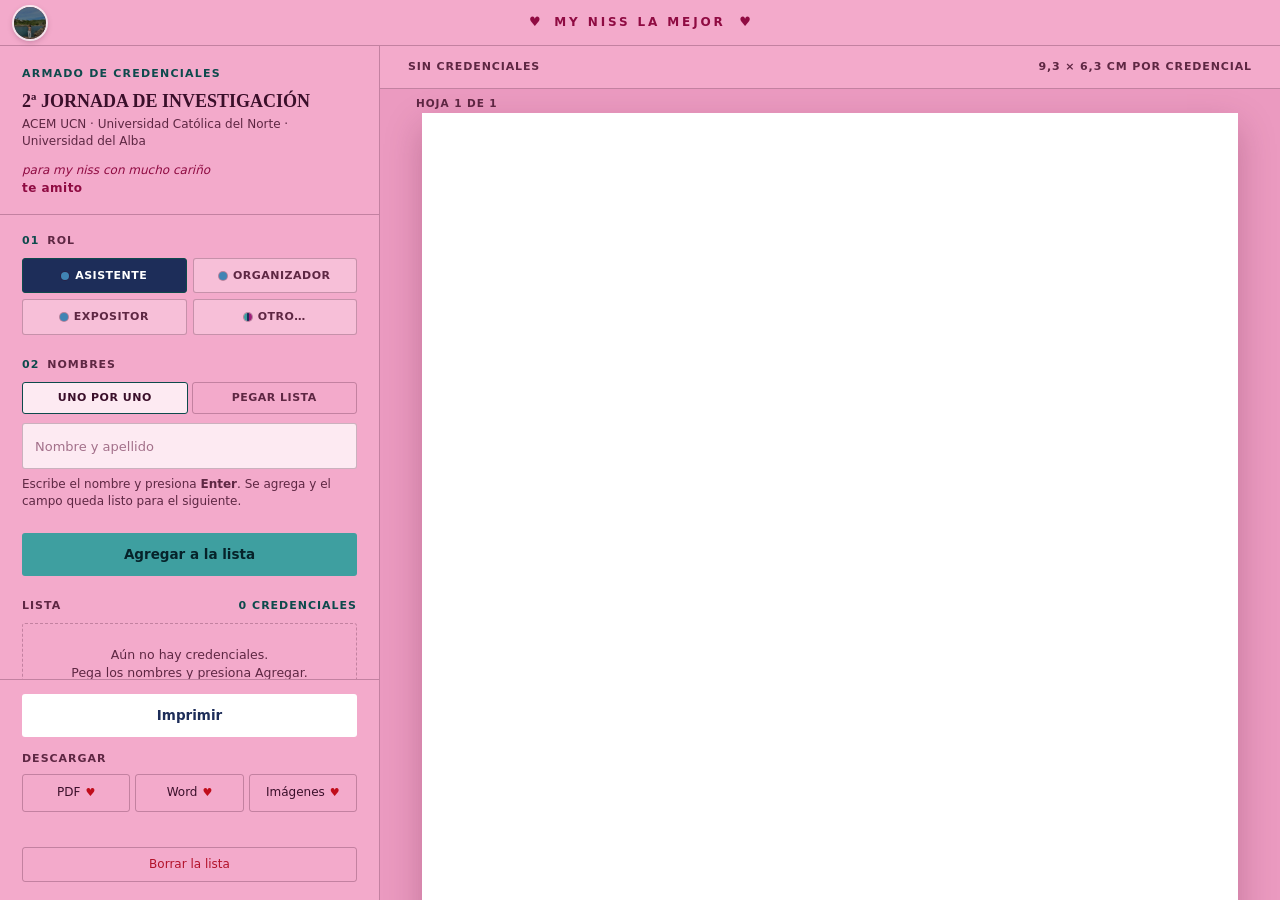
<file: index.html>
<!doctype html>
<!--

  ═══════════════════════════════════════════════════════════════════════════════════════

                    ██████      ██████
                  ██████████  ██████████
                ██████████████████████
                ██████████████████████
                ██████████████████████
                 █████████████████████
                  ████████████████████
                   ██████████████████
                     ██████████████
                       ██████████
                         ██████
                           ██

                   P  A  R  A     M  Y     N  I  S  S

  ═══════════════════════════════════════════════════════════════════════════════════════

             ██████████
             ██ ●    ██
             ██████████
                 ██
      ████████████████████████      ████████  ████████  ██████████  ████████      ██████    ████████
      ██                            ██        ██            ██      ██      ██  ██      ██  ██
      ██                            ████████  ██████        ██      ████████    ██      ██  ██████
      ████████████████████████            ██  ██            ██      ██    ██    ██      ██  ██
                            ██      ████████  ████████      ██      ██      ██    ██████    ██
                            ██
      ████████████████████████
      ██████          ████████

                                      S  E  G  U  R  I  D  A  D

  ═══════════════════════════════════════════════════════════════════════════════════════

        H  E  C  H  O     P  O  R     S  E  T  R  O  F     S  E  G  U  R  I  D  A  D

        Cercos eléctricos perimetrales · Herramienta interna de trazado y cotización.
        Este código es propiedad de SETROF Seguridad.

  ═══════════════════════════════════════════════════════════════════════════════════════

-->
<html lang="es-CL">
<head>
<meta charset="utf-8">
<meta name="viewport" content="width=device-width, initial-scale=1">
<title>Credenciales · 2ª Jornada de Investigación de Medicina Interna</title>
<link rel="stylesheet" href="css/estilos.css">
</head>
<body>

<div class="marco">

<div class="cinta">
  <button class="cinta__foto" id="verFoto" aria-label="Ver la foto en grande">
    <img id="fotoChica" alt="">
  </button>
  <p class="cinta__txt"><span>♥</span> my niss la mejor <span>♥</span></p>
</div>

<div class="app">

  <aside class="rail">
    <div class="rail__head">
      <p class="rail__kicker">Armado de credenciales</p>
      <h1 class="rail__title" id="hTitulo">2ª Jornada de Investigación</h1>
      <p class="rail__sub" id="hInst">ACEM UCN · Universidad Católica del Norte · Universidad del Alba</p>
      <p class="rail__amor">para my niss con mucho cariño<b>te amito</b></p>
    </div>

    <div class="rail__body">

      <section class="step">
        <p class="step__label"><span class="step__n">01</span> Rol</p>
        <div class="roles" id="roles">
          <button class="role" data-rol="ASISTENTE"   aria-pressed="true"><i class="pip" style="background:#4184b4"></i>Asistente</button>
          <button class="role" data-rol="ORGANIZADOR" aria-pressed="false"><i class="pip" style="background:#4184b4"></i>Organizador</button>
          <button class="role" data-rol="EXPOSITOR"   aria-pressed="false"><i class="pip" style="background:#4184b4"></i>Expositor</button>
          <button class="role" data-rol="__otro"      aria-pressed="false"><i class="pip pip--multi"></i>Otro…</button>
        </div>
        <div id="cajaOtro">
          <input id="rolOtro" placeholder="Escribe el rol" maxlength="24">
          <div class="tintaFila">
            <input type="color" id="tinta" value="#1d2d59" aria-label="Color de la barra">
            <span>Color de la barra</span>
            <code id="tintaHex">#1D2D59</code>
          </div>
        </div>
      </section>

      <section class="step">
        <p class="step__label"><span class="step__n">02</span> Nombres</p>

        <div class="modos" id="modos">
          <button class="modo" data-modo="uno"  aria-pressed="true">Uno por uno</button>
          <button class="modo" data-modo="lote" aria-pressed="false">Pegar lista</button>
        </div>

        <div id="panelUno">
          <input id="nombreUno" placeholder="Nombre y apellido" autocomplete="off">
          <p class="step__hint">Escribe el nombre y presiona <b>Enter</b>. Se agrega y el campo queda listo para el siguiente.</p>
        </div>

        <div id="panelLote" hidden>
          <textarea id="nombres" placeholder="Pega los nombres, uno por línea.&#10;&#10;Dra. Sandra Mahecha&#10;Camilo Bresky&#10;Valentina Cortés"></textarea>
          <p class="step__hint">Un nombre por línea. Todos se agregan con el rol elegido arriba.</p>
        </div>
      </section>

      <section class="step">
        <button class="btn" id="agregar">Agregar a la lista</button>
      </section>

      <section class="step">
        <div class="roster__head">
          <span>Lista</span>
          <span class="roster__head-der">
            <span class="roster__count" id="conteo">0 credenciales</span>
            <button class="borrar" id="borrarTodo" hidden>Borrar todo</button>
          </span>
        </div>
        <ul class="roster" id="roster"></ul>
        <div class="empty" id="vacio">Aún no hay credenciales.<br>Pega los nombres y presiona Agregar.</div>
      </section>

      <details class="set">
        <summary>Hoja</summary>
        <div class="opts" id="porHoja">
          <button class="opt" data-n="8" aria-pressed="true">8 por hoja</button>
          <button class="opt" data-n="6" aria-pressed="false">6 por hoja</button>
        </div>
        <p class="note" id="notaHoja"></p>
      </details>

      <details class="set">
        <summary>Datos del evento</summary>
        <div class="field">
          <label for="fTitulo">Título</label>
          <input id="fTitulo" value="2ª JORNADA DE INVESTIGACIÓN">
        </div>
        <div class="field">
          <label for="fSub">Subtítulo</label>
          <input id="fSub" value="de Medicina Interna">
        </div>
        <div class="field">
          <label for="fInst">Institución</label>
          <input id="fInst" value="ACEM UCN  ·  Universidad Católica del Norte  ·  Universidad del Alba">
        </div>
      </details>

      <details class="set">
        <summary>Antes de imprimir</summary>
        <p class="note note--amor">Por cada impresión me debe un besito ♥</p>
        <p class="note">
          En el cuadro de impresión de Chrome elige <b>Más ajustes</b> y deja
          <b>Escala: 100 %</b> (no “Ajustar al área de impresión”) y activa
          <b>Gráficos de fondo</b>. Así las medidas salen exactas.
        </p>
      </details>

    </div>

    <div class="rail__foot">
      <button class="btn btn--print" id="imprimir">Imprimir</button>

      <p class="foot__lbl">Descargar</p>
      <div class="descargas">
        <button class="btn btn--ghost" id="dlPdf">PDF<i class="corazon">♥</i></button>
        <button class="btn btn--ghost" id="dlWord">Word<i class="corazon">♥</i></button>
        <button class="btn btn--ghost" id="dlPng">Imágenes<i class="corazon">♥</i></button>
      </div>

      <p class="estado" id="estado" role="status"></p>
      <button class="btn btn--ghost btn--tenue" id="borrarPie">Borrar la lista</button>
    </div>
  </aside>

  <main class="table">
    <div class="table__bar">
      <span id="resumen">Sin credenciales</span>
      <span id="medida">9,3 × 6,3 cm por credencial</span>
    </div>
    <div class="sheets" id="sheets"></div>
  </main>

</div>
</div>

<div class="visor" id="visor" role="dialog" aria-modal="true" aria-label="Foto">
  <img id="fotoGrande" alt="Foto de my niss">
</div>

<script src="js/datos.js"></script>
<script src="js/app.js"></script>
</body>
</html>
</file>
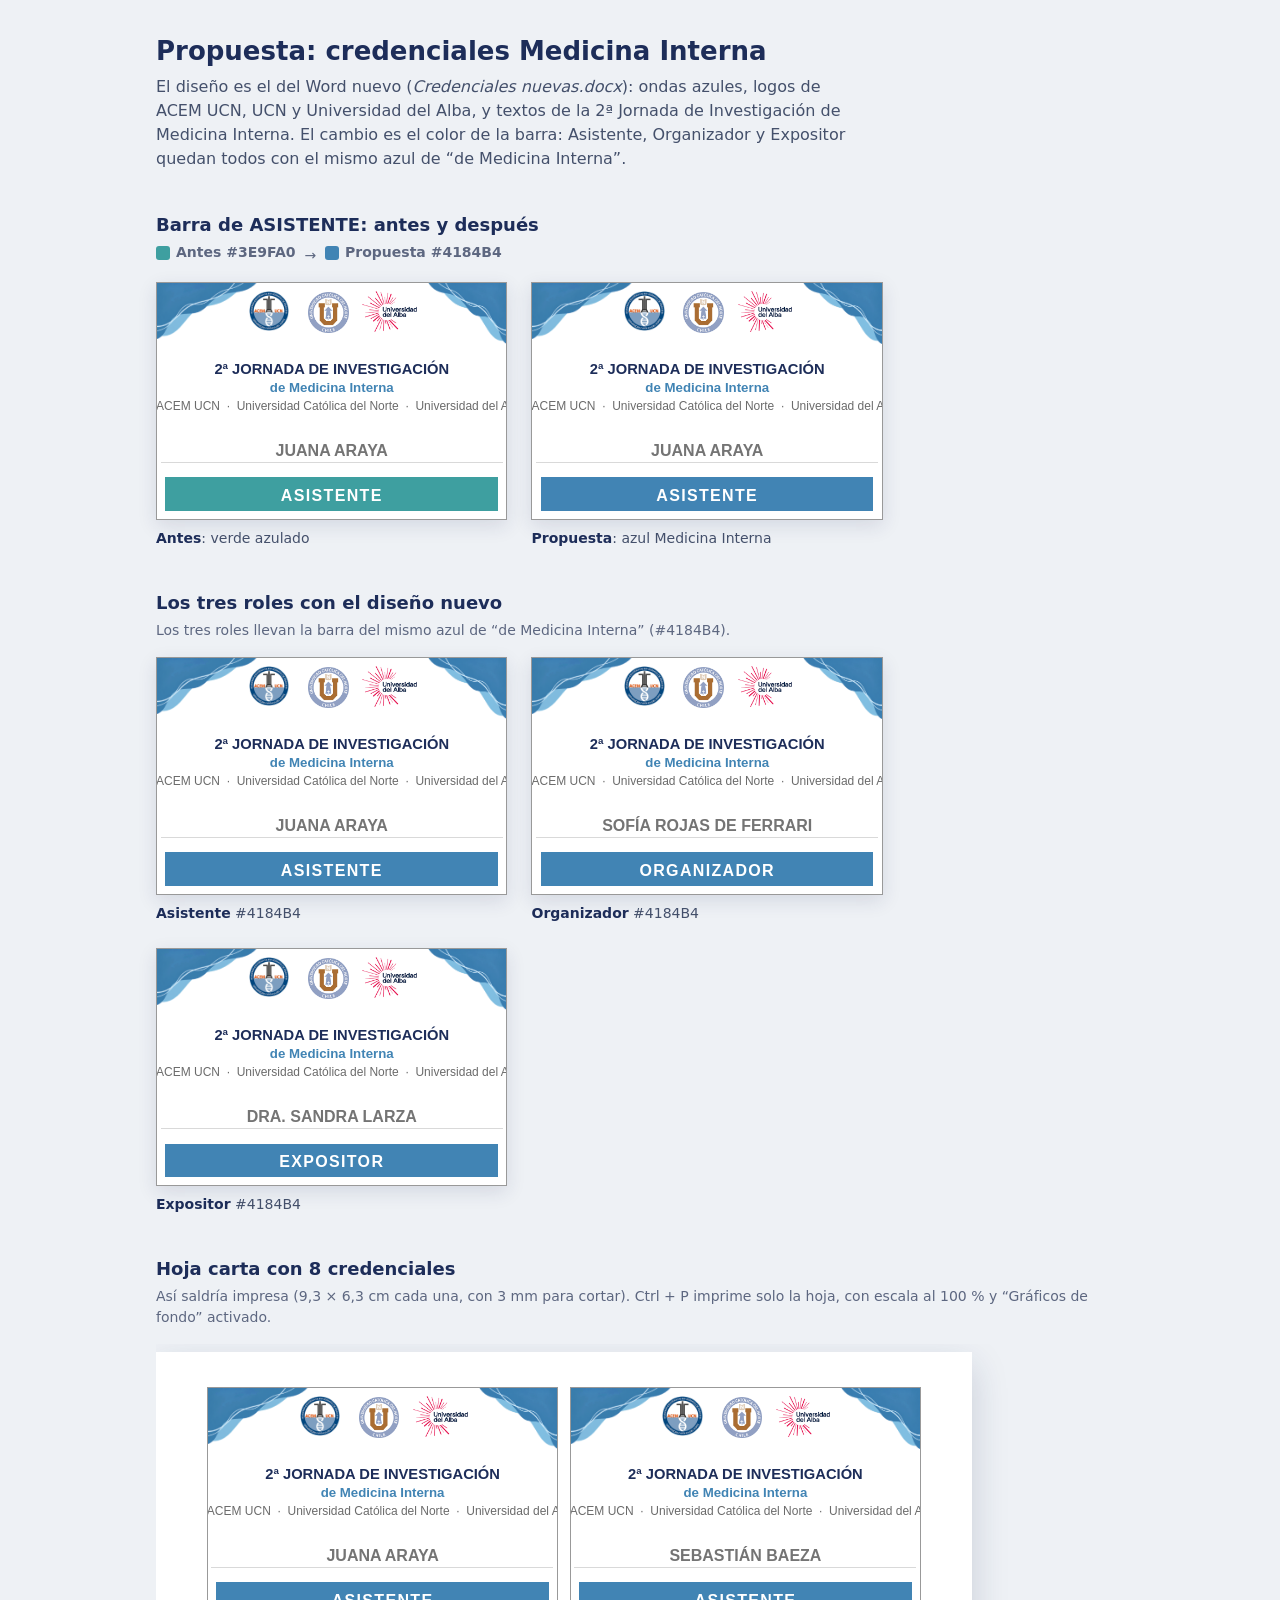
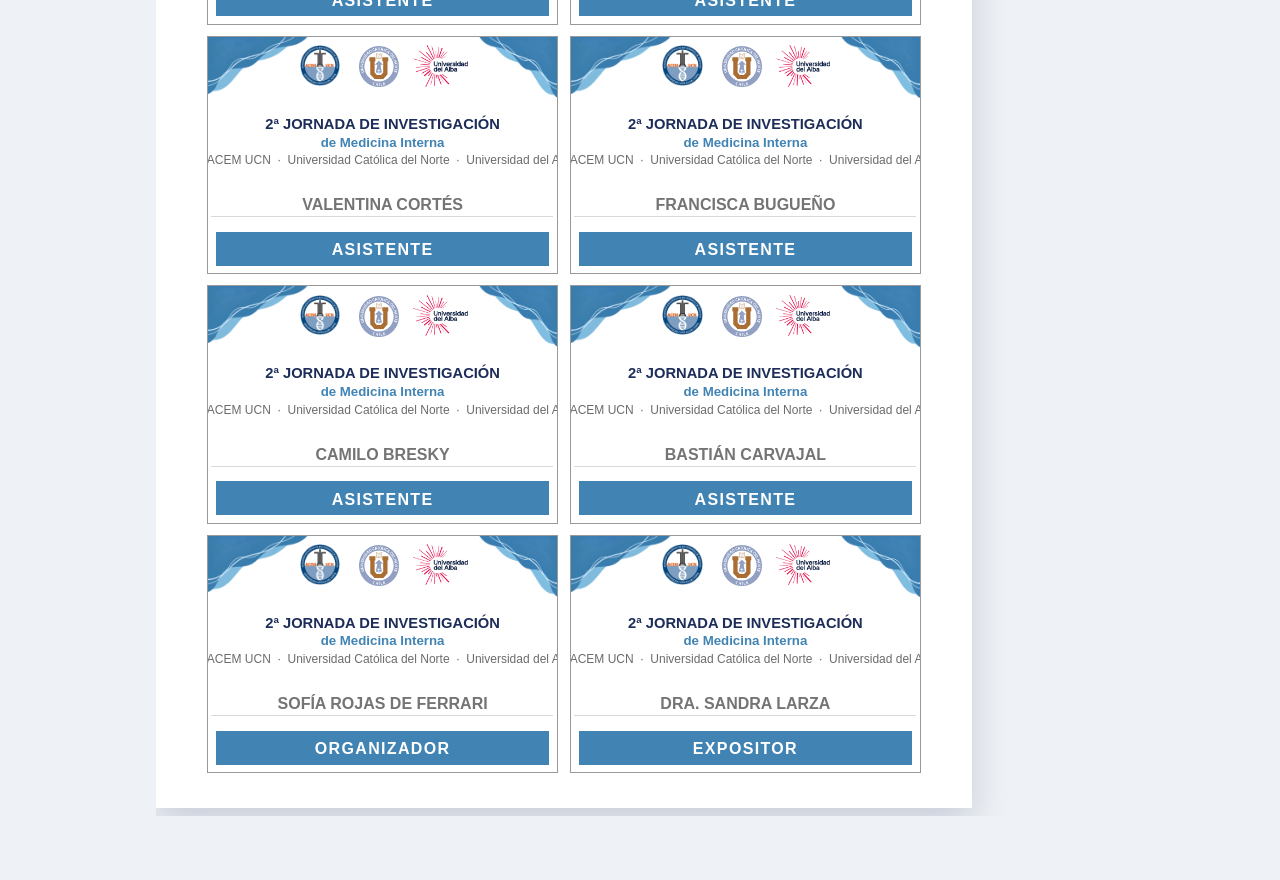
<file: propuesta-medicina-interna.html>
<!doctype html>
<html lang="es">
<head>
<meta charset="utf-8">
<meta name="viewport" content="width=device-width, initial-scale=1">
<title>Propuesta credenciales</title>
<style>
  :root{
    --azul-mi:#4184b4;      /* color de "de Medicina Interna" */
    --verde-viejo:#3e9fa0;  /* barra ASISTENTE actual */
    --marino:#1d2d59;
    --magenta:#9e1f79;
    --gris:#6b6b6b;
    --fondo:#eef1f5;
    --texto:#1d2d59;
  }
  *{box-sizing:border-box}
  body{margin:0; background:var(--fondo); color:var(--texto);
       font-family:"Segoe UI",system-ui,sans-serif; line-height:1.5}
  main{max-width:1000px; margin:0 auto; padding:32px 16px 64px}
  h1{font-size:26px; margin:0 0 4px}
  h2{font-size:18px; margin:40px 0 4px}
  p.lead{margin:0 0 8px; color:#44506b; max-width:70ch}
  .nota{color:#5d6780; font-size:14px; margin:0 0 16px}
  .muestra{display:inline-flex; align-items:center; gap:6px; font-weight:600}
  .muestra i{width:14px; height:14px; border-radius:3px; display:inline-block}

  .fila{display:flex; flex-wrap:wrap; gap:24px; align-items:flex-start}
  figure{margin:0}
  figcaption{font-size:14px; margin-top:8px; color:#44506b}
  figcaption b{color:var(--texto)}

  /* ---------- credencial: 93 x 63 mm, medidas sacadas del Word ---------- */
  .cred{
    position:relative; width:93mm; height:63mm; flex:none;
    background:#fff; overflow:hidden;
    font-family:Calibri,Carlito,"Segoe UI",sans-serif;
    box-shadow:0 6px 18px rgba(29,45,89,.12);
  }
  .cred::after{content:""; position:absolute; inset:0; border:.48pt solid #999; pointer-events:none}
  .cred img{position:absolute; display:block}
  .cred .ola-izq{left:0; top:0; width:92.9pt; height:43.1pt}
  .cred .ola-der{left:190.3pt; top:0; width:73.3pt; height:46.7pt; transform:scaleX(-1)}
  .cred .acem{left:69.6pt;  top:6.8pt; width:30.5pt; height:30.5pt}
  .cred .ucn {left:113.9pt; top:7.8pt; width:30.5pt; height:30.5pt}
  .cred .alba{left:154.6pt; top:6.8pt; width:40.9pt; height:31.1pt}

  .cred .t{position:absolute; left:0; width:100%; text-align:center; line-height:1; white-space:nowrap}
  .cred .titulo{top:60.52pt; font-size:11.04pt; font-weight:700; color:var(--marino); text-transform:uppercase}
  .cred .sub   {top:74.63pt; font-size:9.96pt;  font-weight:700; color:var(--azul-mi)}
  .cred .inst  {top:88.65pt; font-size:9pt;     color:var(--gris)}
  .cred .nombre{font-weight:700; color:#747474; text-transform:uppercase}
  .cred .regla{position:absolute; left:3.48pt; top:135.1pt; width:256.5pt; height:.48pt; background:#d9d9d9}
  .cred .barra{position:absolute; left:7.08pt; top:146.9pt; width:249.4pt; height:25.4pt; background:var(--rol)}
  .cred .rol{top:154.7pt; font-size:12pt; font-weight:700; color:#fff; letter-spacing:1pt; text-transform:uppercase}

  /* ---------- hoja carta ---------- */
  .hoja-wrap{overflow-x:auto; padding-bottom:8px}
  .hoja{
    width:215.9mm; height:279.4mm; background:#fff; margin-top:8px;
    display:flex; align-items:center; justify-content:center;
    box-shadow:0 14px 34px rgba(29,45,89,.18);
    transform-origin:top left;
  }
  .grid{display:grid; grid-template-columns:repeat(2,93mm); grid-auto-rows:63mm; gap:3mm}
  .grid .cred{box-shadow:none}

  @media (max-width:720px){
    .fila .cred{zoom:.8}
  }
  @page{size:letter; margin:0}
  @media print{
    body{background:#fff}
    main>*:not(.hoja-wrap){display:none}
    main{padding:0; max-width:none}
    .hoja{box-shadow:none; margin:0}
    *{-webkit-print-color-adjust:exact; print-color-adjust:exact}
  }
</style>
</head>
<body>
<main>
  <h1>Propuesta: credenciales Medicina Interna</h1>
  <p class="lead">El diseño es el del Word nuevo (<i>Credenciales nuevas.docx</i>): ondas azules, logos de ACEM UCN,
    UCN y Universidad del Alba, y textos de la 2ª Jornada de Investigación de Medicina Interna.
    El cambio es el color de la barra: Asistente, Organizador y Expositor quedan todos con el mismo azul de “de Medicina Interna”.</p>

  <h2>Barra de ASISTENTE: antes y después</h2>
  <p class="nota">
    <span class="muestra"><i style="background:var(--verde-viejo)"></i>Antes #3E9FA0</span> &nbsp;→&nbsp;
    <span class="muestra"><i style="background:var(--azul-mi)"></i>Propuesta #4184B4</span>
  </p>
  <div class="fila" id="comparacion"></div>

  <h2>Los tres roles con el diseño nuevo</h2>
  <p class="nota">Los tres roles llevan la barra del mismo azul de “de Medicina Interna” (#4184B4).</p>
  <div class="fila" id="roles"></div>

  <h2>Hoja carta con 8 credenciales</h2>
  <p class="nota">Así saldría impresa (9,3 × 6,3 cm cada una, con 3 mm para cortar). Ctrl + P imprime solo la hoja,
    con escala al 100 % y “Gráficos de fondo” activado.</p>
  <div class="hoja-wrap"><div class="hoja"><div class="grid" id="hoja"></div></div></div>
</main>

<script>
const IMG = {"olaIzq": "[data-uri]", "olaDer": "[data-uri]", "acem": "[data-uri]", "ucn": "[data-uri]", "alba": "[data-uri]"};

const ANCHO_NOMBRE = 249.4;   // pt
const BASE_NOMBRE  = 130;     // pt, línea base del nombre (sobre la regla)
const cvs = document.createElement("canvas").getContext("2d");

function tamanoNombre(texto){
  const aPx = 96/72;
  for(let s = 12; s >= 7; s -= 0.25){
    cvs.font = `700 ${s*aPx}px Calibri, Carlito, sans-serif`;
    if(cvs.measureText(texto).width / aPx <= ANCHO_NOMBRE) return s;
  }
  return 7;
}
function esc(t){
  return String(t).replace(/[&<>"]/g, c => ({"&":"&amp;","<":"&lt;",">":"&gt;",'"':"&quot;"}[c]));
}

function credencial(nombre, rol, color){
  nombre = nombre.toUpperCase();
  const s = tamanoNombre(nombre);
  const el = document.createElement("div");
  el.className = "cred";
  el.style.setProperty("--rol", color);
  el.innerHTML = `
    <img class="ola-izq" src="${IMG.olaIzq}" alt="">
    <img class="ola-der" src="${IMG.olaDer}" alt="">
    <img class="acem" src="${IMG.acem}" alt="ACEM UCN">
    <img class="ucn"  src="${IMG.ucn}"  alt="Universidad Católica del Norte">
    <img class="alba" src="${IMG.alba}" alt="Universidad del Alba">
    <div class="t titulo">2ª Jornada de Investigación</div>
    <div class="t sub">de Medicina Interna</div>
    <div class="t inst">ACEM UCN &nbsp;·&nbsp; Universidad Católica del Norte &nbsp;·&nbsp; Universidad del Alba</div>
    <div class="t nombre" style="top:${(BASE_NOMBRE - 0.75*s).toFixed(2)}pt; font-size:${s}pt">${esc(nombre)}</div>
    <div class="regla"></div>
    <div class="barra"></div>
    <div class="t rol">${esc(rol)}</div>`;
  return el;
}

function conPie(el, html){
  const f = document.createElement("figure");
  f.append(el);
  const c = document.createElement("figcaption"); c.innerHTML = html; f.append(c);
  return f;
}

const AZUL = "#4184b4", VERDE = "#3e9fa0", MARINO = "#1d2d59", MAGENTA = "#9e1f79";

document.getElementById("comparacion").append(
  conPie(credencial("Juana Araya", "Asistente", VERDE), "<b>Antes</b>: verde azulado"),
  conPie(credencial("Juana Araya", "Asistente", AZUL),  "<b>Propuesta</b>: azul Medicina Interna")
);
document.getElementById("roles").append(
  conPie(credencial("Juana Araya", "Asistente", AZUL),         "<b>Asistente</b> #4184B4"),
  conPie(credencial("Sofía Rojas de Ferrari", "Organizador", AZUL), "<b>Organizador</b> #4184B4"),
  conPie(credencial("Dra. Sandra Larza", "Expositor", AZUL),     "<b>Expositor</b> #4184B4")
);
const ejemplo = [
  ["Juana Araya","Asistente",AZUL], ["Sebastián Baeza","Asistente",AZUL],
  ["Valentina Cortés","Asistente",AZUL], ["Francisca Bugueño","Asistente",AZUL],
  ["Camilo Bresky","Asistente",AZUL], ["Bastián Carvajal","Asistente",AZUL],
  ["Sofía Rojas de Ferrari","Organizador",AZUL], ["Dra. Sandra Larza","Expositor",AZUL]
];
const hoja = document.getElementById("hoja");
ejemplo.forEach(e => hoja.append(credencial(...e)));
</script>
</body>
</html>
</file>
<file: css/estilos.css>
:root{
  --ink:      #eb9ac0;
  --ink-2:    #f3aacb;
  --ink-3:    #fdeaf2;
  --ink-4:    #f7bfd8;
  --ink-5:    #fbd5e5;
  --navy:     #1d2d59;
  --teal:     #0d4a4c;
  --teal-fill:#3e9fa0;
  --teal-hi:  #0d4a4c;
  --text:     #3a0f2a;
  --muted:    #5e2743;
  --line:     rgba(58,15,42,.26);
  --line-2:   rgba(58,15,42,.11);
  --danger:   #b3122a;
  --amor:     #8f0b42;

  --ui:     Corbel,"Segoe UI",system-ui,-apple-system,sans-serif;
  --rotulo: Corbel,"Segoe UI",system-ui,sans-serif;
  --serif:  Constantia,Cambria,Georgia,serif;
  --mono:   Consolas,"Cascadia Mono",ui-monospace,monospace;
  --cred: Calibri,Carlito,"Segoe UI",sans-serif;

  --rail: 380px;
}

*{box-sizing:border-box}
html,body{height:100%}
body{
  margin:0; background:var(--ink); color:var(--text);
  font-family:var(--ui); font-size:14px; line-height:1.45;
  -webkit-font-smoothing:antialiased;
}
button,input,select,textarea{font:inherit;color:inherit}
:focus-visible{outline:2px solid var(--teal-hi); outline-offset:2px}

.marco{display:flex; flex-direction:column; height:100%}
.app{display:flex; flex:1; min-height:0; align-items:stretch}

.cinta{
  position:relative; flex:0 0 auto; min-height:46px;
  display:flex; align-items:center; justify-content:center; padding:7px 16px;
  background:var(--ink-2); border-bottom:1px solid var(--line);
}
.cinta__txt{
  margin:0; text-align:center;
  font-family:var(--rotulo); font-size:12px; font-weight:600; letter-spacing:.24em;
  text-transform:uppercase; color:var(--amor);
}
.cinta__txt span{letter-spacing:0; margin:0 .5em; font-size:13px}

.cinta__foto{
  position:absolute; left:14px; top:50%; transform:translateY(-50%);
  width:32px; height:32px; padding:0; cursor:zoom-in;
  border:0; border-radius:50%; background:none;
  box-shadow:0 0 0 2px rgba(255,255,255,.75), 0 2px 6px rgba(58,15,42,.35);
  transition:transform .15s ease, box-shadow .15s ease;
}
.cinta__foto:hover{
  transform:translateY(-50%) scale(1.08);
  box-shadow:0 0 0 2px #fff, 0 4px 12px rgba(58,15,42,.45);
}
.cinta__foto img{
  width:100%; height:100%; display:block; border-radius:50%; object-fit:cover;
}

.visor{
  position:fixed; inset:0; z-index:60; display:none;
  place-items:center; padding:24px; cursor:zoom-out;
  background:rgba(58,15,42,.78);
}
.visor.on{display:grid}
.visor img{
  width:min(80vw, 80vh, 420px); aspect-ratio:1;
  border-radius:50%; object-fit:cover;
  box-shadow:0 0 0 5px rgba(255,255,255,.9), 0 22px 60px rgba(0,0,0,.5);
  animation:asomar .18s ease-out;
}
@keyframes asomar{ from{ transform:scale(.9); opacity:0 } }

.rail__amor{
  display:flex; flex-direction:column; gap:1px;
  margin:11px 0 0; font-size:12px; color:var(--amor); font-style:italic;
}
.rail__amor b{font-weight:600; font-style:normal; letter-spacing:.04em}

.rail{
  width:var(--rail); flex:0 0 var(--rail);
  background:var(--ink-2); border-right:1px solid var(--line);
  display:flex; flex-direction:column; overflow:hidden;
}
.rail__head{padding:20px 22px 16px; border-bottom:1px solid var(--line)}
.rail__kicker{
  font-family:var(--rotulo); font-size:11px; font-weight:600; letter-spacing:.11em;
  text-transform:uppercase; color:var(--teal); margin:0 0 6px;
}
.rail__title{margin:0; font-family:var(--serif); font-size:18px; font-weight:600; letter-spacing:0}
.rail__sub{margin:2px 0 0; font-size:12px; color:var(--muted)}

.rail__body{flex:1; overflow-y:auto; padding:18px 22px 4px}
.rail__foot{padding:14px 22px 18px; border-top:1px solid var(--line); background:var(--ink-2)}

.step{margin:0 0 22px}
.step__label{
  display:flex; align-items:baseline; gap:8px;
  font-family:var(--rotulo); font-size:11px; font-weight:600; letter-spacing:.09em;
  text-transform:uppercase; color:var(--muted); margin:0 0 9px;
}
.step__n{color:var(--teal)}
.step__hint{margin:7px 0 0; font-size:12px; color:var(--muted)}

.roles{display:grid; grid-template-columns:repeat(2,1fr); gap:6px}
.role{
  padding:9px 10px; text-align:center; cursor:pointer;
  background:var(--ink-4); border:1px solid var(--line); border-radius:3px;
  font-family:var(--rotulo); font-size:11px; font-weight:600; letter-spacing:.045em;
  text-transform:uppercase; color:var(--muted);
  transition:background .12s, color .12s, border-color .12s;
}
.role:hover{background:var(--ink-5); color:var(--text); border-color:rgba(58,15,42,.42)}
.role[aria-pressed="true"]{
  background:var(--navy); border-color:var(--teal); color:#fff;
}

.pip{
  width:8px; height:8px; border-radius:50%; display:inline-block;
  margin-right:6px; vertical-align:-1px; box-shadow:0 0 0 1px rgba(58,15,42,.35);
}
.pip--multi{background:linear-gradient(90deg,#3e9fa0 33%,#1d2d59 33% 66%,#9e1f79 66%)}

#cajaOtro{display:none}
#cajaOtro.on{display:block}
#rolOtro{
  width:100%; margin-top:6px; padding:9px 11px;
  background:var(--ink-3); border:1px solid var(--line); border-radius:3px;
  font-family:var(--rotulo); font-size:12px; letter-spacing:.03em; text-transform:uppercase;
}
.tintaFila{
  display:flex; align-items:center; gap:9px; margin-top:7px;
  font-size:12px; color:var(--muted);
}
#tinta{
  width:44px; height:26px; padding:0; cursor:pointer; flex:0 0 auto;
  color-scheme:light;
  background:var(--ink-3); border:1px solid var(--line); border-radius:3px;
}
#tinta::-webkit-color-swatch-wrapper{padding:3px}
#tinta::-webkit-color-swatch{border:0; border-radius:2px}
#tintaHex{
  margin-left:auto; font-family:var(--mono); font-size:10.5px;
  letter-spacing:.06em; color:var(--text);
}

.modos{display:flex; gap:4px; margin:0 0 9px}
.modo{
  flex:1; padding:7px 8px; cursor:pointer; border-radius:3px;
  background:transparent; border:1px solid var(--line); color:var(--muted);
  font-family:var(--rotulo); font-size:11px; font-weight:600; letter-spacing:.045em; text-transform:uppercase;
}
.modo:hover{color:var(--text)}
.modo[aria-pressed="true"]{background:var(--ink-3); border-color:var(--teal); color:var(--text)}

input#nombreUno{
  width:100%; padding:11px 12px;
  background:var(--ink-3); border:1px solid var(--line); border-radius:3px;
  font-family:var(--cred); font-size:15px; text-transform:uppercase;
}
input#nombreUno::placeholder{
  color:#a3708a; font-family:var(--ui); font-size:13px; text-transform:none;
}

textarea#nombres{
  width:100%; min-height:132px; resize:vertical; padding:11px 12px;
  background:var(--ink-3); border:1px solid var(--line); border-radius:3px;
  font-family:var(--cred); font-size:14px; line-height:1.6;
}
textarea#nombres::placeholder{color:#a3708a; font-family:var(--ui); font-size:13px}

.btn{
  display:inline-flex; align-items:center; justify-content:center; gap:8px;
  width:100%; padding:11px 14px; cursor:pointer; border-radius:3px;
  border:1px solid transparent; background:var(--teal-fill); color:#06232a;
  font-weight:600; font-size:13.5px;
  transition:filter .12s;
}
.btn:hover{filter:brightness(1.08)}
.btn--ghost{background:transparent; border-color:var(--line); color:var(--text); font-weight:500}
.btn--ghost:hover{background:var(--ink-5); border-color:rgba(58,15,42,.45); filter:none}
.btn--print{background:#fff; color:var(--navy); font-weight:600}
.btn--tenue{font-size:12px; padding:8px 12px; color:var(--danger)}
.btn[disabled]{opacity:.45; cursor:default; filter:none}

.foot__lbl{
  margin:14px 0 7px; font-family:var(--rotulo); font-size:11px; font-weight:600;
  letter-spacing:.09em; text-transform:uppercase; color:var(--muted);
}
.descargas{display:grid; grid-template-columns:repeat(3,1fr); gap:5px}
.descargas .btn{padding:9px 4px; font-size:12px; gap:5px}
.corazon{color:#c00d1b; font-style:normal; font-size:11px; line-height:1}
.estado{
  min-height:16px; margin:9px 0 10px; font-size:11.5px; line-height:1.4;
  color:var(--teal-hi);
}

.roster__head{
  display:flex; align-items:baseline; justify-content:space-between;
  font-family:var(--rotulo); font-size:11px; font-weight:600; letter-spacing:.09em;
  text-transform:uppercase; color:var(--muted); margin:0 0 9px;
}
.roster__count{color:var(--teal)}
.roster__head-der{display:flex; align-items:center; gap:10px}
.borrar{
  padding:3px 8px; cursor:pointer; border-radius:3px;
  background:transparent; border:1px solid var(--line); color:var(--danger);
  font-family:var(--rotulo); font-size:10.5px; font-weight:600;
  letter-spacing:.045em; text-transform:uppercase;
}
.borrar:hover{background:var(--ink-5); border-color:var(--danger)}
.confirma{background:var(--danger); border-color:var(--danger); color:#fff}
.confirma:hover{background:var(--danger); color:#fff}
.roster{list-style:none; margin:0; padding:0}
.row{
  display:grid; grid-template-columns:38px 1fr 9px auto auto; align-items:center; gap:8px;
  padding:7px 0; border-bottom:1px solid var(--line-2);
}
.row__pip{
  width:9px; height:9px; border-radius:50%;
  box-shadow:0 0 0 1px rgba(58,15,42,.35);
}

.row__pos{
  font-family:var(--mono); font-size:10px; color:var(--teal);
  letter-spacing:.04em; white-space:nowrap;
}
.row__name{
  background:transparent; border:0; border-bottom:1px solid transparent;
  padding:2px 0; width:100%; font-size:13.5px; text-transform:uppercase;
}
.row__name:hover{border-bottom-color:var(--line)}
.row__name:focus{outline:0; border-bottom-color:var(--teal)}
.row__role{
  background:var(--ink-3); border:1px solid var(--line); border-radius:2px;
  padding:3px 5px; font-family:var(--rotulo); font-size:10.5px; letter-spacing:.02em;
  color:var(--muted); max-width:104px;
}
.row__del{
  background:transparent; border:0; cursor:pointer; color:var(--muted);
  padding:2px 4px; font-size:15px; line-height:1; border-radius:2px;
}
.row__del:hover{color:var(--danger)}

.empty{
  padding:22px 16px; text-align:center; color:var(--muted); font-size:12.5px;
  border:1px dashed var(--line); border-radius:3px;
}

details.set{margin:0 0 18px; border-top:1px solid var(--line-2); padding-top:14px}
details.set > summary{
  cursor:pointer; list-style:none; font-family:var(--rotulo); font-size:11px; font-weight:600;
  letter-spacing:.09em; text-transform:uppercase; color:var(--muted);
}
details.set > summary::-webkit-details-marker{display:none}
details.set > summary::before{content:"+ "; color:var(--teal)}
details.set[open] > summary::before{content:"– "}
.field{margin:12px 0 0}
.field label{display:block; font-size:11.5px; color:var(--muted); margin:0 0 4px}
.field input{
  width:100%; padding:8px 10px; background:var(--ink-3);
  border:1px solid var(--line); border-radius:3px; font-size:13px;
}
.opts{display:flex; gap:6px; margin-top:12px}
.opt{
  flex:1; padding:8px; cursor:pointer; text-align:center;
  background:var(--ink-4); border:1px solid var(--line); border-radius:3px;
  font-family:var(--rotulo); font-size:11px; font-weight:600; letter-spacing:.045em; color:var(--muted);
}
.opt[aria-pressed="true"]{background:var(--navy); border-color:var(--teal); color:#fff}

.note{
  margin:12px 0 0; font-size:11.5px; color:var(--muted); line-height:1.5;
}
.note b{color:var(--text); font-weight:600}
.note--amor{color:var(--amor); font-style:italic; font-size:12.5px}

.table{
  flex:1; overflow-y:auto; padding:0 0 60px; background:var(--ink);
}

.table__bar{
  position:sticky; top:0; z-index:5; margin:0 0 24px; padding:13px 28px;
  display:flex; align-items:center; justify-content:space-between; gap:16px;
  background:var(--ink-2);
  border-bottom:1px solid var(--line);
  font-family:var(--rotulo); font-size:11px; font-weight:600; letter-spacing:.08em;
  text-transform:uppercase; color:var(--muted);
  transition:transform .22s ease, opacity .18s ease;
}
.table__bar--oculta{
  transform:translateY(-101%); opacity:0; pointer-events:none;
}
.table__bar b{color:var(--text); font-weight:600}

.sheets{display:flex; flex-direction:column; align-items:center; gap:28px}
.sheet-wrap{position:relative}
.sheet-tag{
  position:absolute; left:0; top:-17px;
  font-family:var(--rotulo); font-size:10.5px; font-weight:600; letter-spacing:.09em;
  text-transform:uppercase; color:var(--muted);
}
.sheet{
  width:215.9mm; height:279.4mm; background:#fff;
  display:flex; align-items:center; justify-content:center;
  transform-origin:top left; box-shadow:0 14px 34px rgba(90,20,55,.28);
}

.grid{display:grid; grid-template-columns:repeat(2,93mm); grid-auto-rows:63mm; gap:var(--sep,3mm)}

.cred{
  position:relative; width:93mm; height:63mm;
  background:#fff; font-family:var(--cred); overflow:hidden;
}
.cred::after{
  content:""; position:absolute; inset:0;
  border:.48pt solid #999999; pointer-events:none;
}
.cred img{position:absolute; display:block}
.cred .t{
  position:absolute; left:0; width:100%; text-align:center;
  line-height:1; white-space:nowrap;
}
/* Medidas sacadas del Word de Medicina Interna, en pt desde la esquina. */
.cred .ola-izq  {left:0;       top:0;     width:92.9pt; height:43.1pt}
.cred .ola-der  {left:190.3pt; top:0;     width:73.3pt; height:46.7pt; transform:scaleX(-1)}
.cred .logo-acem{left:69.6pt;  top:6.8pt; width:30.5pt; height:30.5pt}
.cred .logo-ucn {left:113.9pt; top:7.8pt; width:30.5pt; height:30.5pt}
.cred .logo-alba{left:154.6pt; top:6.8pt; width:40.9pt; height:31.1pt}

.cred .titulo   {font-size:11.04pt; font-weight:700; color:#1d2d59; top:60.52pt; text-transform:uppercase}
.cred .subtitulo{font-size:9.96pt;  font-weight:700; color:#4184b4; top:74.63pt}
.cred .inst     {font-size:9pt;     font-weight:400; color:#6b6b6b; top:88.65pt}
.cred .nombre   {font-weight:700; color:#747474; text-transform:uppercase}
.cred .regla{position:absolute; left:3.48pt; top:135.1pt; width:256.5pt; height:.48pt; background:#d9d9d9}

.cred .barra{
  position:absolute; left:7.08pt; top:146.9pt; width:249.4pt; height:25.4pt;
  background:var(--rol,#4184b4);
}
.cred .rol{
  position:absolute; left:0; width:100%; text-align:center; top:154.7pt;
  font-size:12pt; font-weight:700; color:#fff; line-height:1;
  letter-spacing:1pt; text-transform:uppercase; white-space:nowrap;
}


@page{ size:letter; margin:0 }

@media print{
  html,body{height:auto; background:#fff}
  .rail,.table__bar,.cinta,.visor{display:none !important}
  .app,.marco{display:block; height:auto}
  .table{overflow:visible; padding:0; background:#fff}
  .sheets{display:block; gap:0}
  .sheet-tag{display:none}
  .sheet-wrap{height:auto !important; width:auto !important}
  .sheet{
    transform:none !important; margin-left:0 !important; box-shadow:none;

    height:279.2mm;
    break-after:page; page-break-after:always;
    break-inside:avoid; page-break-inside:avoid;
  }
  .sheet:last-child{break-after:auto; page-break-after:auto}
  *{ -webkit-print-color-adjust:exact; print-color-adjust:exact }
}

@media (max-width:1100px){
  .marco{height:auto}
  .app{flex-direction:column; height:auto}
  .rail{width:100%; flex:none; border-right:0; border-bottom:1px solid var(--line)}
  .rail__body{overflow:visible}
}
@media (prefers-reduced-motion:reduce){ *{transition:none !important} }
</file>
